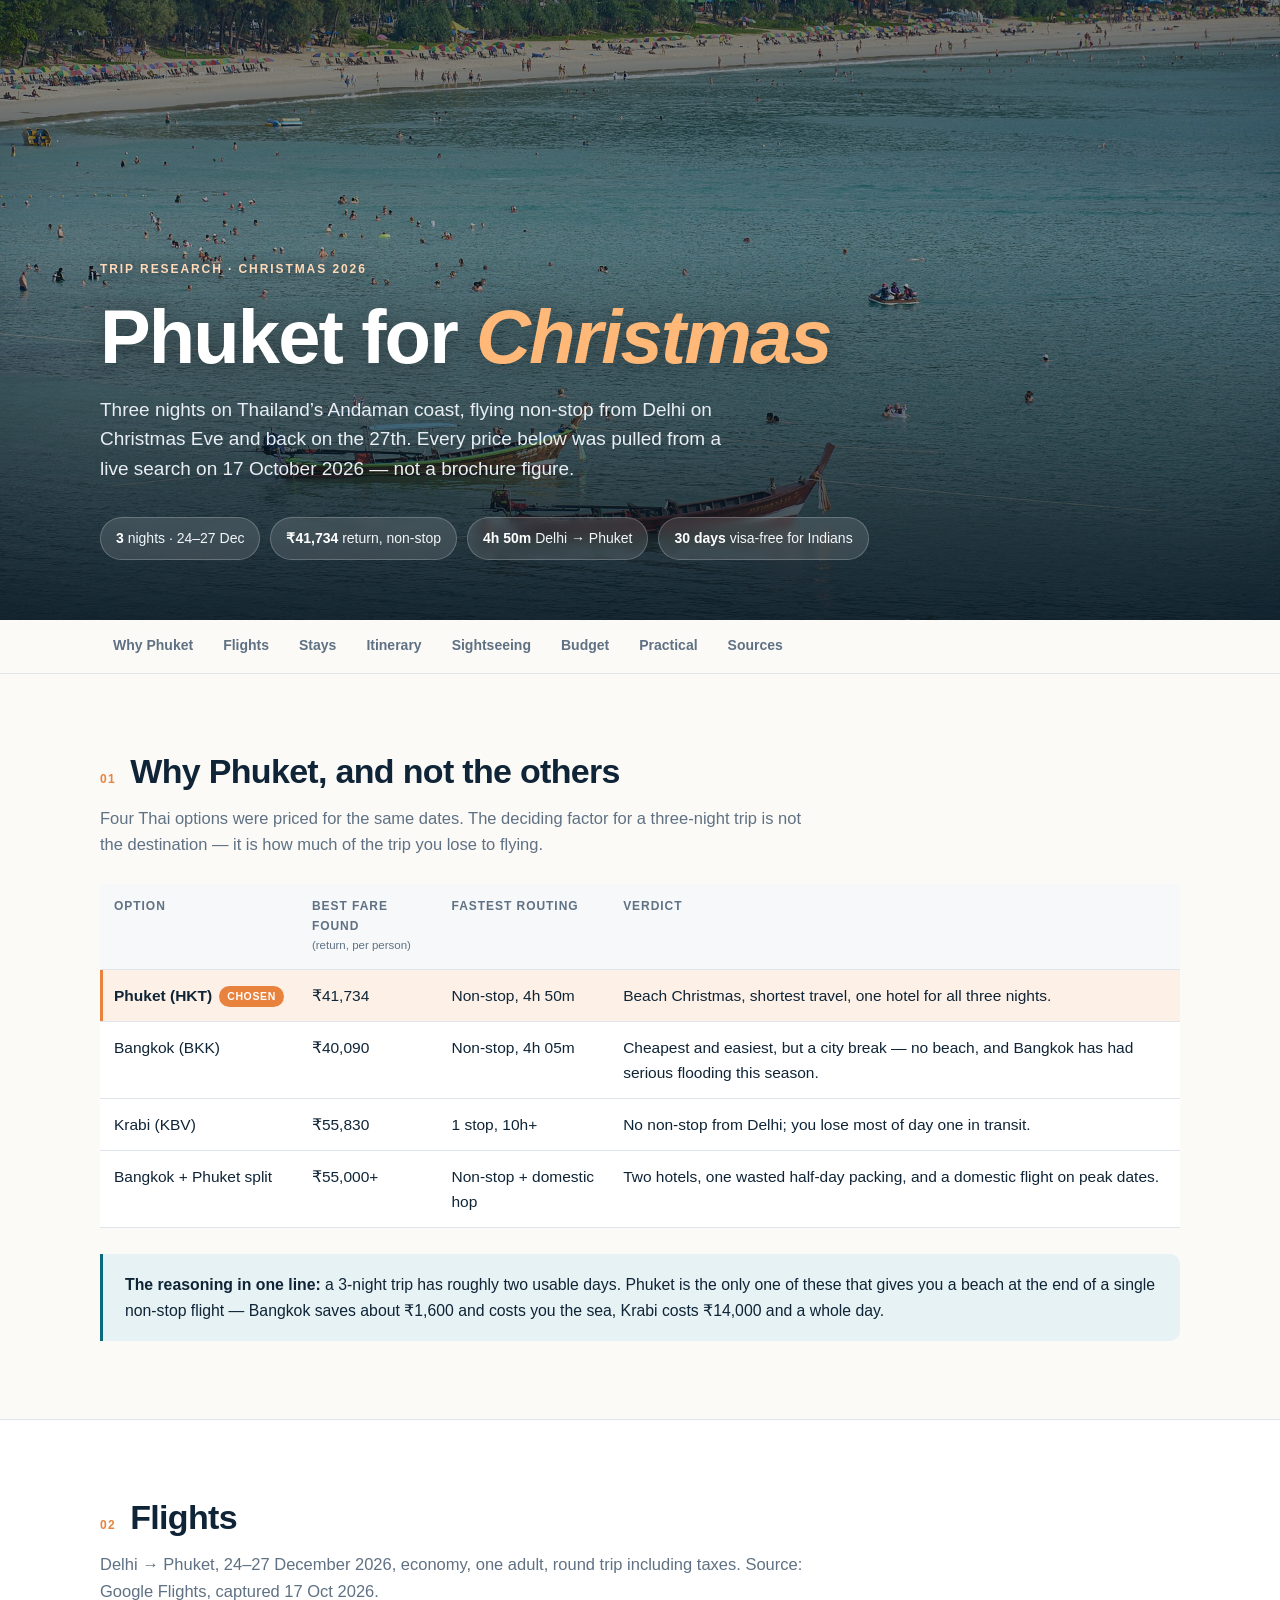
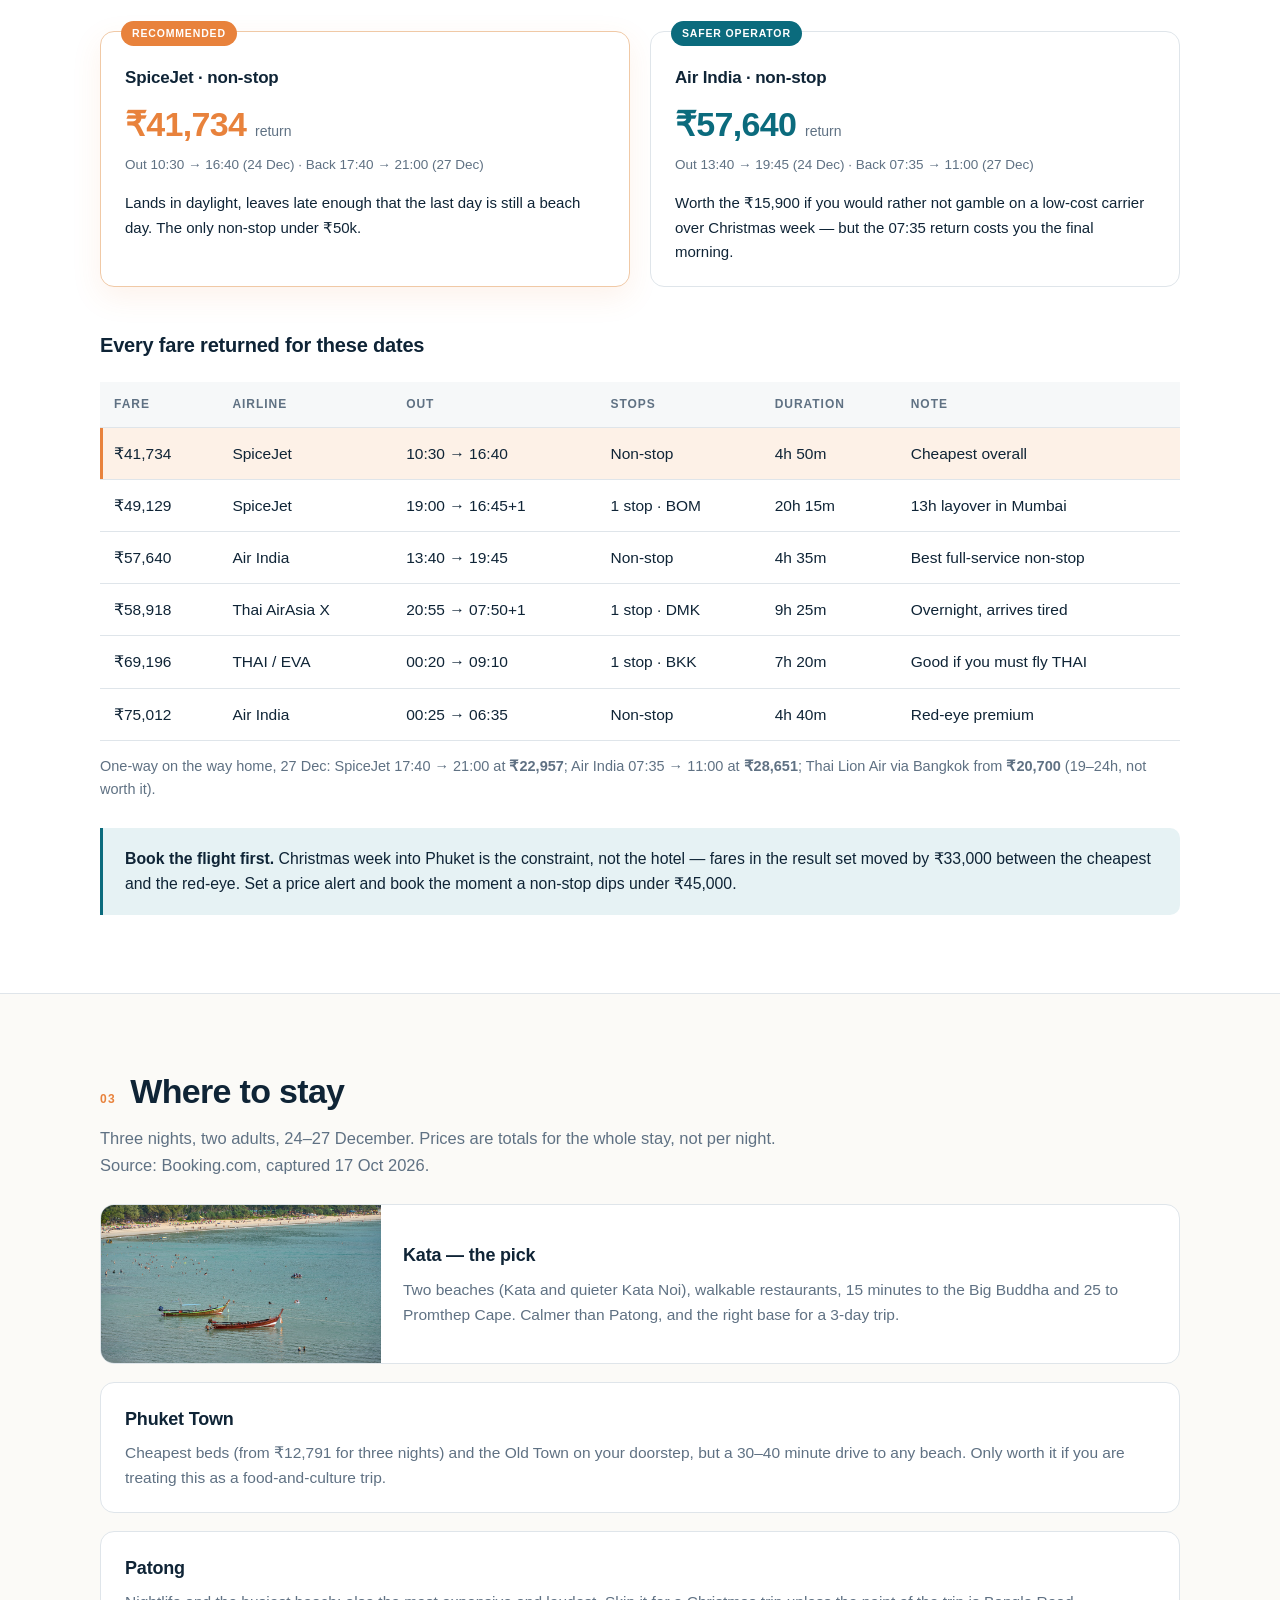
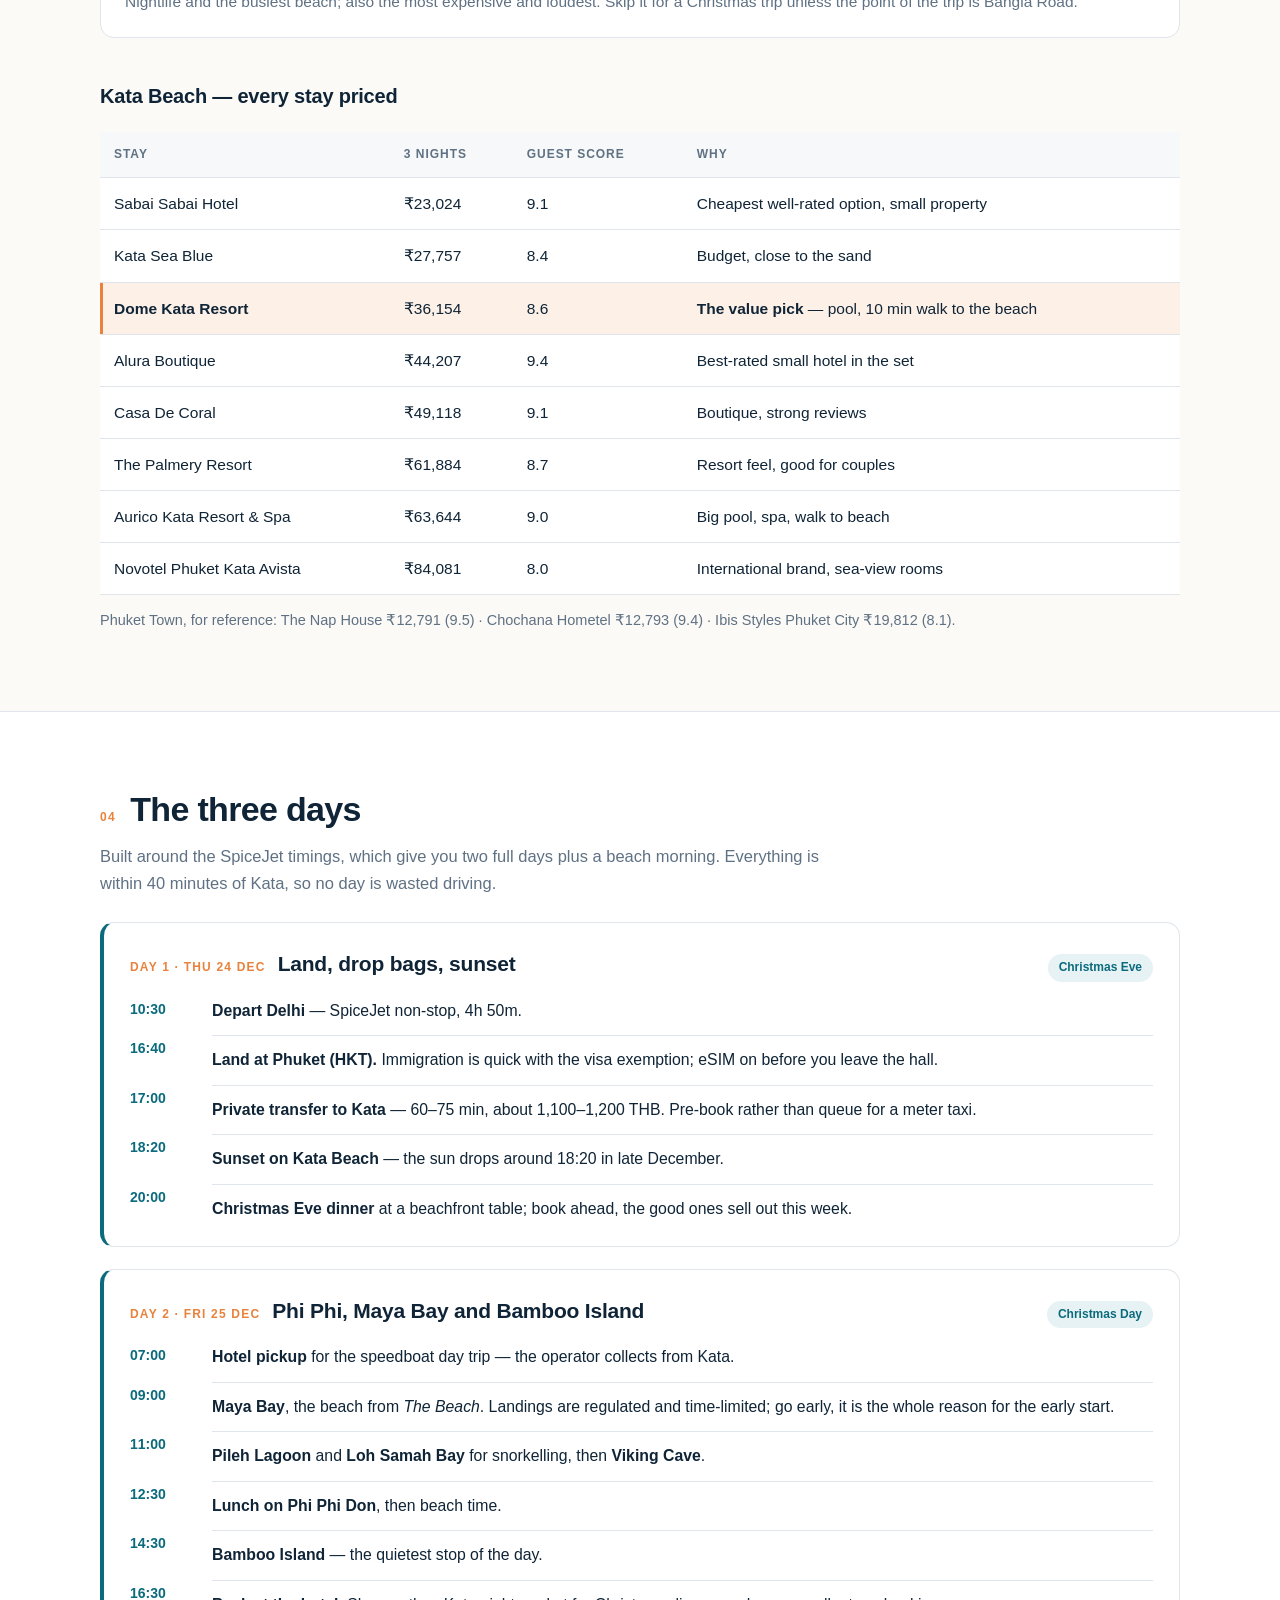
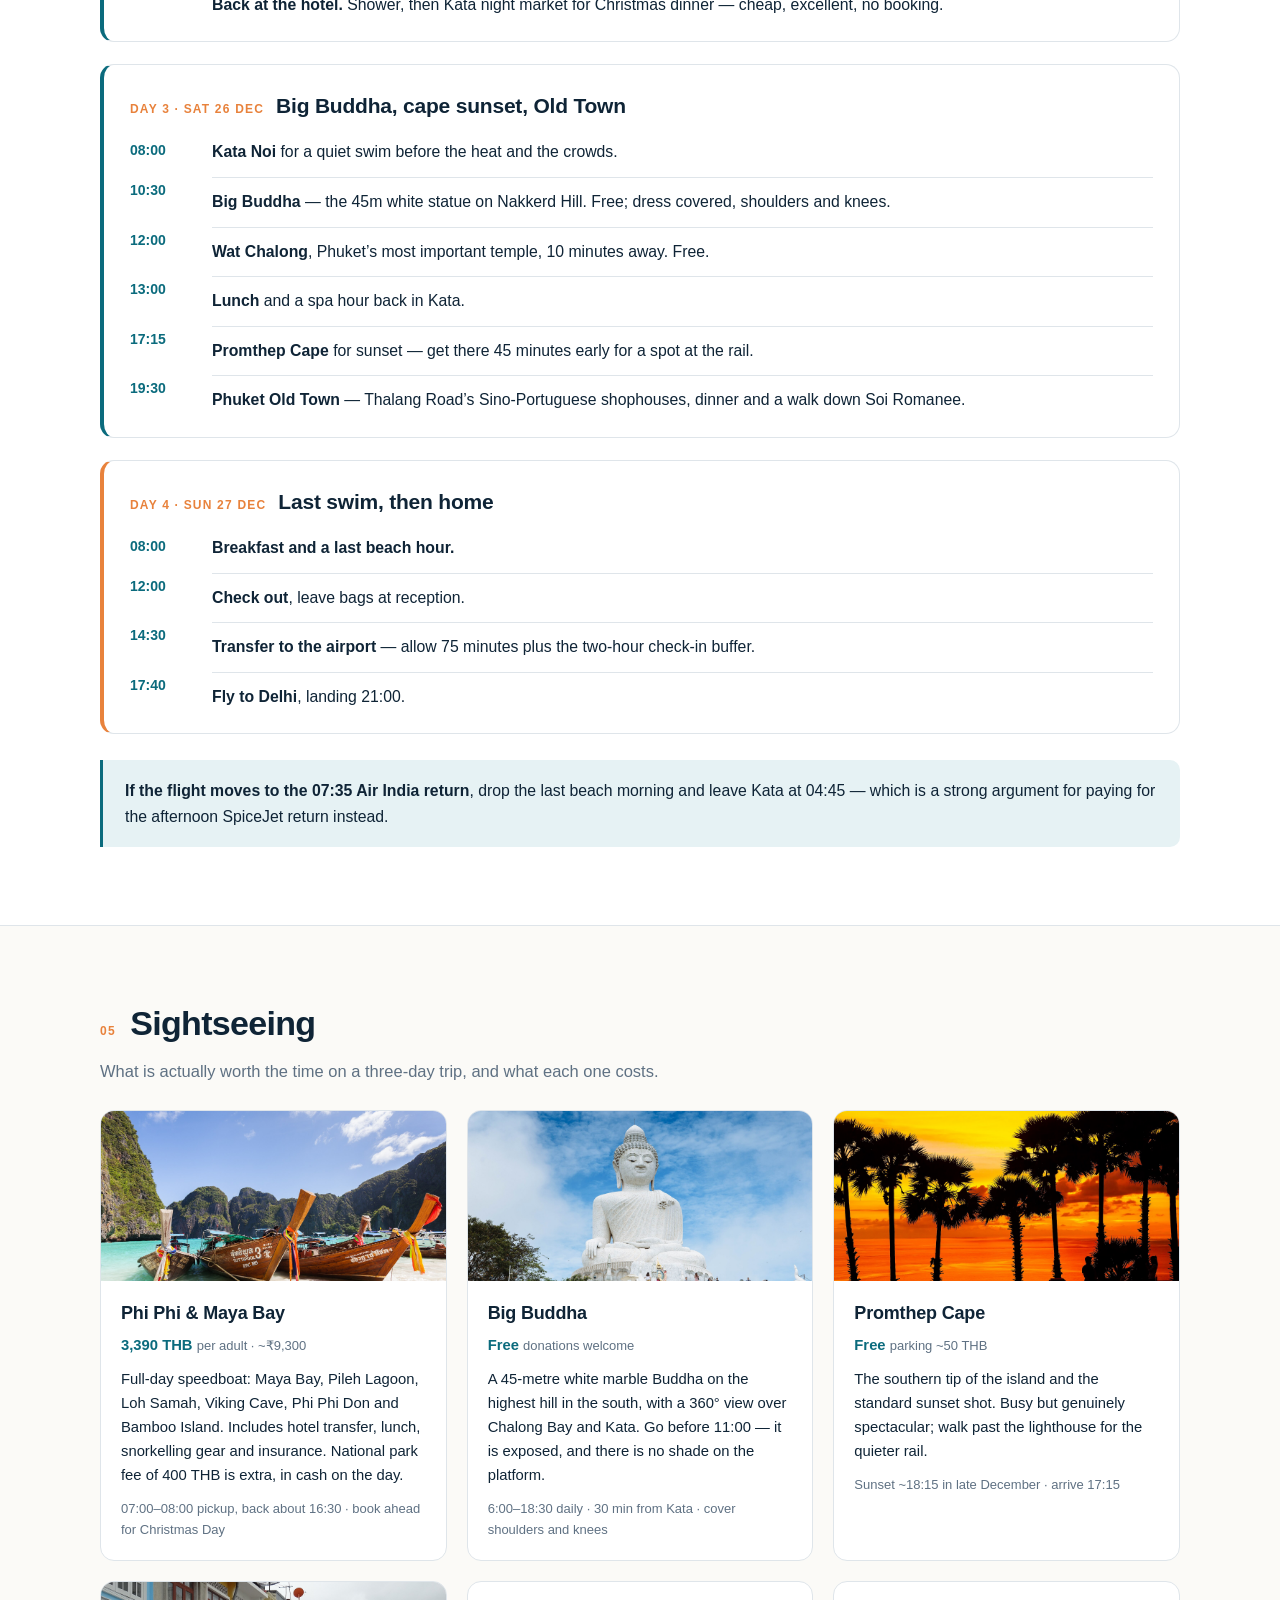
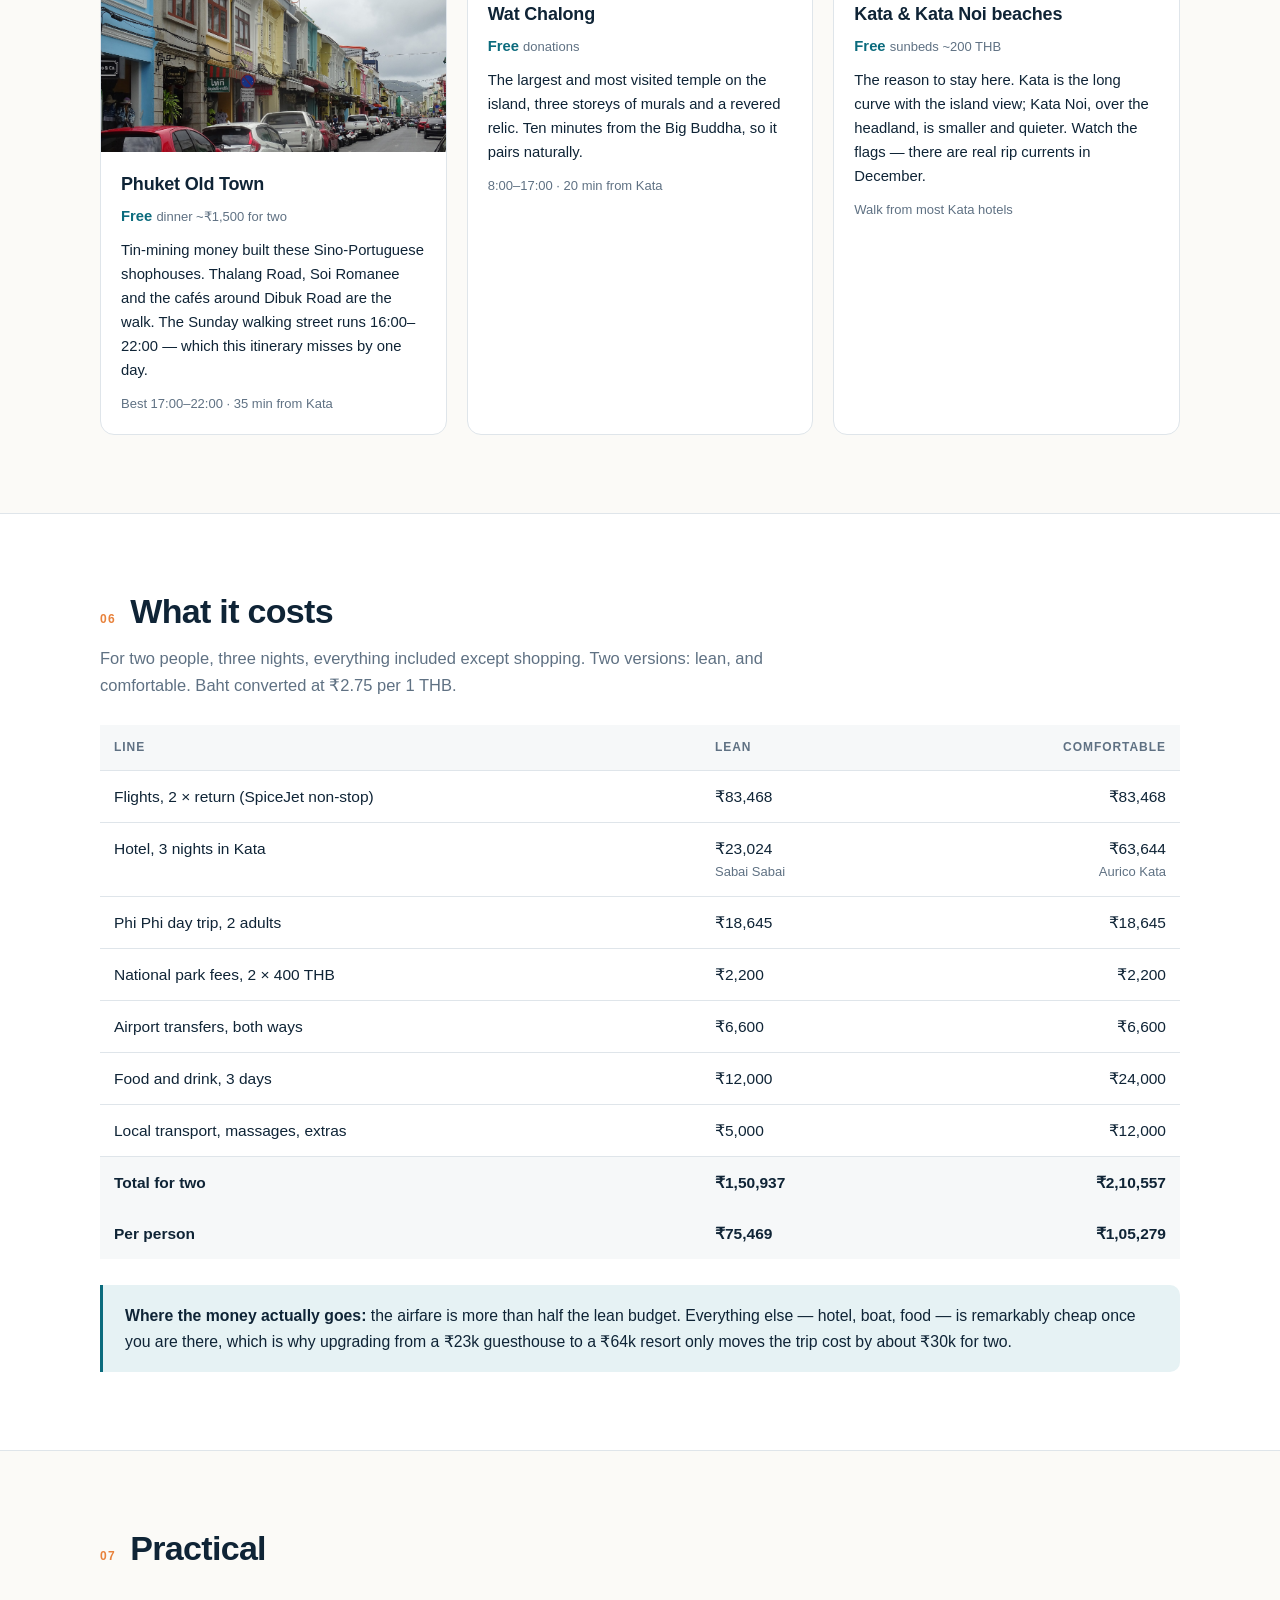
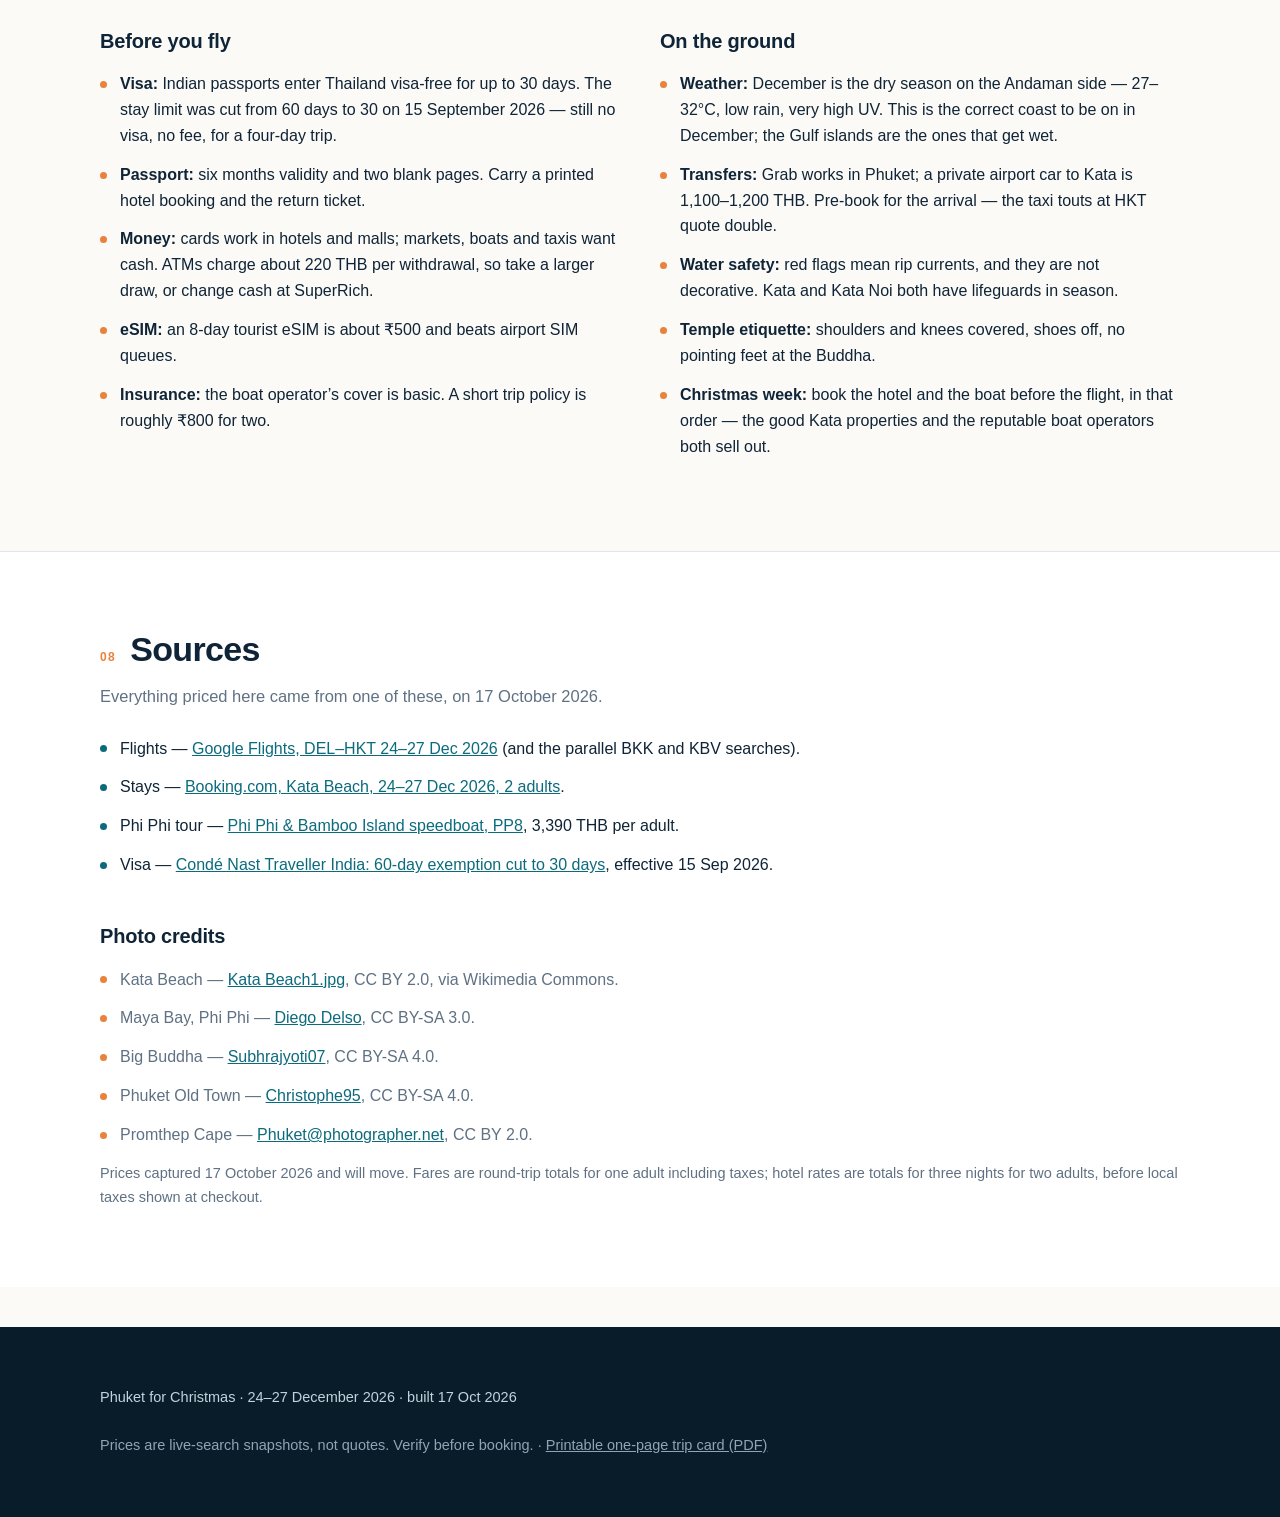
<file: index.html>
<!DOCTYPE html>
<html lang="en">
<head>
<meta charset="utf-8" />
<meta name="viewport" content="width=device-width, initial-scale=1" />
<title>Phuket for Christmas &middot; 24&ndash;27 Dec 2026 &middot; from Delhi</title>
<meta name="description" content="A researched 3-night Phuket Christmas trip from Delhi: live flight and hotel prices, a day-by-day itinerary, sightseeing, a real budget and the practical bits." />
<meta property="og:title" content="Phuket for Christmas — 24–27 Dec 2026, from Delhi" />
<meta property="og:description" content="Non-stop flights from ₹41,734, Kata Beach stays from ₹23,024, a 3-day itinerary and a full budget." />
<meta property="og:image" content="images/hero-kata.jpg" />
<meta property="og:type" content="article" />
<link rel="stylesheet" href="styles.css" />
<link rel="icon" href="data:image/svg+xml,<svg xmlns='http://www.w3.org/2000/svg' viewBox='0 0 100 100'><text y='.9em' font-size='90'>&#127796;</text></svg>" />
</head>
<body>

<header class="hero">
  <div class="hero-media">
    <img src="images/hero-kata.jpg" alt="Kata Beach, Phuket, seen from above with longtail boats in turquoise water" />
  </div>
  <div class="wrap hero-inner">
    <p class="eyebrow">Trip research &middot; Christmas 2026</p>
    <h1>Phuket for <em>Christmas</em></h1>
    <p class="lede">
      Three nights on Thailand&rsquo;s Andaman coast, flying non-stop from Delhi on Christmas Eve and back on the 27th.
      Every price below was pulled from a live search on 17&nbsp;October&nbsp;2026 &mdash; not a brochure figure.
    </p>
    <ul class="facts">
      <li><b>3</b> nights &middot; 24&ndash;27 Dec</li>
      <li><b>&#8377;41,734</b> return, non-stop</li>
      <li><b>4h 50m</b> Delhi &rarr; Phuket</li>
      <li><b>30 days</b> visa-free for Indians</li>
    </ul>
  </div>
</header>

<nav class="toc">
  <div class="wrap">
    <a href="#why">Why Phuket</a>
    <a href="#flights">Flights</a>
    <a href="#stays">Stays</a>
    <a href="#itinerary">Itinerary</a>
    <a href="#sights">Sightseeing</a>
    <a href="#budget">Budget</a>
    <a href="#practical">Practical</a>
    <a href="#sources">Sources</a>
  </div>
</nav>

<main>

<!-- 01 WHY -->
<section id="why">
  <div class="wrap">
    <h2><span class="num">01</span> Why Phuket, and not the others</h2>
    <p class="sec-note">
      Four Thai options were priced for the same dates. The deciding factor for a three-night trip is not the
      destination &mdash; it is how much of the trip you lose to flying.
    </p>

    <div class="table-scroll">
      <table class="compare">
        <thead>
          <tr><th>Option</th><th>Best fare found<br><span>(return, per person)</span></th><th>Fastest routing</th><th>Verdict</th></tr>
        </thead>
        <tbody>
          <tr class="pick">
            <td><b>Phuket (HKT)</b><span class="tag">Chosen</span></td>
            <td>&#8377;41,734</td>
            <td>Non-stop, 4h 50m</td>
            <td>Beach Christmas, shortest travel, one hotel for all three nights.</td>
          </tr>
          <tr>
            <td>Bangkok (BKK)</td>
            <td>&#8377;40,090</td>
            <td>Non-stop, 4h 05m</td>
            <td>Cheapest and easiest, but a city break &mdash; no beach, and Bangkok has had serious flooding this season.</td>
          </tr>
          <tr>
            <td>Krabi (KBV)</td>
            <td>&#8377;55,830</td>
            <td>1 stop, 10h+</td>
            <td>No non-stop from Delhi; you lose most of day one in transit.</td>
          </tr>
          <tr>
            <td>Bangkok + Phuket split</td>
            <td>&#8377;55,000+</td>
            <td>Non-stop + domestic hop</td>
            <td>Two hotels, one wasted half-day packing, and a domestic flight on peak dates.</td>
          </tr>
        </tbody>
      </table>
    </div>

    <div class="callout">
      <b>The reasoning in one line:</b> a 3-night trip has roughly two usable days. Phuket is the only one of these
      that gives you a beach at the end of a single non-stop flight &mdash; Bangkok saves about &#8377;1,600 and costs you the sea,
      Krabi costs &#8377;14,000 and a whole day.
    </div>
  </div>
</section>

<!-- 02 FLIGHTS -->
<section id="flights" class="alt">
  <div class="wrap">
    <h2><span class="num">02</span> Flights</h2>
    <p class="sec-note">
      Delhi &rarr; Phuket, 24&ndash;27 December 2026, economy, one adult, round trip including taxes.
      Source: Google Flights, captured 17 Oct 2026.
    </p>

    <div class="picks">
      <article class="pick-card best">
        <span class="badge">Recommended</span>
        <h3>SpiceJet &middot; non-stop</h3>
        <p class="price">&#8377;41,734 <span>return</span></p>
        <p class="fine">Out 10:30 &rarr; 16:40 (24 Dec) &middot; Back 17:40 &rarr; 21:00 (27 Dec)</p>
        <p>Lands in daylight, leaves late enough that the last day is still a beach day. The only non-stop under &#8377;50k.</p>
      </article>
      <article class="pick-card">
        <span class="badge quiet">Safer operator</span>
        <h3>Air India &middot; non-stop</h3>
        <p class="price">&#8377;57,640 <span>return</span></p>
        <p class="fine">Out 13:40 &rarr; 19:45 (24 Dec) &middot; Back 07:35 &rarr; 11:00 (27 Dec)</p>
        <p>Worth the &#8377;15,900 if you would rather not gamble on a low-cost carrier over Christmas week &mdash; but the 07:35 return costs you the final morning.</p>
      </article>
    </div>

    <h3>Every fare returned for these dates</h3>
    <div class="table-scroll">
      <table>
        <thead>
          <tr><th>Fare</th><th>Airline</th><th>Out</th><th>Stops</th><th>Duration</th><th>Note</th></tr>
        </thead>
        <tbody>
          <tr class="pick"><td>&#8377;41,734</td><td>SpiceJet</td><td>10:30 &rarr; 16:40</td><td>Non-stop</td><td>4h 50m</td><td>Cheapest overall</td></tr>
          <tr><td>&#8377;49,129</td><td>SpiceJet</td><td>19:00 &rarr; 16:45+1</td><td>1 stop &middot; BOM</td><td>20h 15m</td><td>13h layover in Mumbai</td></tr>
          <tr><td>&#8377;57,640</td><td>Air India</td><td>13:40 &rarr; 19:45</td><td>Non-stop</td><td>4h 35m</td><td>Best full-service non-stop</td></tr>
          <tr><td>&#8377;58,918</td><td>Thai AirAsia X</td><td>20:55 &rarr; 07:50+1</td><td>1 stop &middot; DMK</td><td>9h 25m</td><td>Overnight, arrives tired</td></tr>
          <tr><td>&#8377;69,196</td><td>THAI / EVA</td><td>00:20 &rarr; 09:10</td><td>1 stop &middot; BKK</td><td>7h 20m</td><td>Good if you must fly THAI</td></tr>
          <tr><td>&#8377;75,012</td><td>Air India</td><td>00:25 &rarr; 06:35</td><td>Non-stop</td><td>4h 40m</td><td>Red-eye premium</td></tr>
        </tbody>
      </table>
    </div>

    <p class="meta">
      One-way on the way home, 27 Dec: SpiceJet 17:40 &rarr; 21:00 at <b>&#8377;22,957</b>; Air India 07:35 &rarr; 11:00 at
      <b>&#8377;28,651</b>; Thai Lion Air via Bangkok from <b>&#8377;20,700</b> (19&ndash;24h, not worth it).
    </p>

    <div class="callout">
      <b>Book the flight first.</b> Christmas week into Phuket is the constraint, not the hotel &mdash; fares in the
      result set moved by &#8377;33,000 between the cheapest and the red-eye. Set a price alert and book the moment a
      non-stop dips under &#8377;45,000.
    </div>
  </div>
</section>

<!-- 03 STAYS -->
<section id="stays">
  <div class="wrap">
    <h2><span class="num">03</span> Where to stay</h2>
    <p class="sec-note">
      Three nights, two adults, 24&ndash;27 December. Prices are totals for the whole stay, not per night.
      Source: Booking.com, captured 17 Oct 2026.
    </p>

    <div class="areas">
      <article class="area">
        <img src="images/kata-bay.jpg" alt="Kata Beach bay with longtail boats" />
        <div>
          <h3>Kata &mdash; the pick</h3>
          <p>Two beaches (Kata and quieter Kata Noi), walkable restaurants, 15 minutes to the Big Buddha and
            25 to Promthep Cape. Calmer than Patong, and the right base for a 3-day trip.</p>
        </div>
      </article>
      <article class="area">
        <div>
          <h3>Phuket Town</h3>
          <p>Cheapest beds (from &#8377;12,791 for three nights) and the Old Town on your doorstep, but a 30&ndash;40 minute
            drive to any beach. Only worth it if you are treating this as a food-and-culture trip.</p>
        </div>
      </article>
      <article class="area">
        <div>
          <h3>Patong</h3>
          <p>Nightlife and the busiest beach; also the most expensive and loudest. Skip it for a Christmas trip
            unless the point of the trip is Bangla Road.</p>
        </div>
      </article>
    </div>

    <h3>Kata Beach &mdash; every stay priced</h3>
    <div class="table-scroll">
      <table>
        <thead><tr><th>Stay</th><th>3 nights</th><th>Guest score</th><th>Why</th></tr></thead>
        <tbody>
          <tr><td>Sabai Sabai Hotel</td><td>&#8377;23,024</td><td>9.1</td><td>Cheapest well-rated option, small property</td></tr>
          <tr><td>Kata Sea Blue</td><td>&#8377;27,757</td><td>8.4</td><td>Budget, close to the sand</td></tr>
          <tr class="pick"><td><b>Dome Kata Resort</b></td><td>&#8377;36,154</td><td>8.6</td><td><b>The value pick</b> &mdash; pool, 10 min walk to the beach</td></tr>
          <tr><td>Alura Boutique</td><td>&#8377;44,207</td><td>9.4</td><td>Best-rated small hotel in the set</td></tr>
          <tr><td>Casa De Coral</td><td>&#8377;49,118</td><td>9.1</td><td>Boutique, strong reviews</td></tr>
          <tr><td>The Palmery Resort</td><td>&#8377;61,884</td><td>8.7</td><td>Resort feel, good for couples</td></tr>
          <tr><td>Aurico Kata Resort &amp; Spa</td><td>&#8377;63,644</td><td>9.0</td><td>Big pool, spa, walk to beach</td></tr>
          <tr><td>Novotel Phuket Kata Avista</td><td>&#8377;84,081</td><td>8.0</td><td>International brand, sea-view rooms</td></tr>
        </tbody>
      </table>
    </div>
    <p class="meta">
      Phuket Town, for reference: The Nap House &#8377;12,791 (9.5) &middot; Chochana Hometel &#8377;12,793 (9.4) &middot;
      Ibis Styles Phuket City &#8377;19,812 (8.1).
    </p>
  </div>
</section>

<!-- 04 ITINERARY -->
<section id="itinerary" class="alt">
  <div class="wrap">
    <h2><span class="num">04</span> The three days</h2>
    <p class="sec-note">
      Built around the SpiceJet timings, which give you two full days plus a beach morning. Everything is
      within 40 minutes of Kata, so no day is wasted driving.
    </p>

    <ol class="days">
      <li class="day">
        <div class="day-head">
          <span class="dow">Day 1 &middot; Thu 24 Dec</span>
          <h3>Land, drop bags, sunset</h3>
          <span class="pill">Christmas Eve</span>
        </div>
        <ul class="timeline">
          <li><time>10:30</time><div><b>Depart Delhi</b> &mdash; SpiceJet non-stop, 4h 50m.</div></li>
          <li><time>16:40</time><div><b>Land at Phuket (HKT).</b> Immigration is quick with the visa exemption; eSIM on before you leave the hall.</div></li>
          <li><time>17:00</time><div><b>Private transfer to Kata</b> &mdash; 60&ndash;75 min, about 1,100&ndash;1,200 THB. Pre-book rather than queue for a meter taxi.</div></li>
          <li><time>18:20</time><div><b>Sunset on Kata Beach</b> &mdash; the sun drops around 18:20 in late December.</div></li>
          <li><time>20:00</time><div><b>Christmas Eve dinner</b> at a beachfront table; book ahead, the good ones sell out this week.</div></li>
        </ul>
      </li>

      <li class="day">
        <div class="day-head">
          <span class="dow">Day 2 &middot; Fri 25 Dec</span>
          <h3>Phi Phi, Maya Bay and Bamboo Island</h3>
          <span class="pill">Christmas Day</span>
        </div>
        <ul class="timeline">
          <li><time>07:00</time><div><b>Hotel pickup</b> for the speedboat day trip &mdash; the operator collects from Kata.</div></li>
          <li><time>09:00</time><div><b>Maya Bay</b>, the beach from <i>The Beach</i>. Landings are regulated and time-limited; go early, it is the whole reason for the early start.</div></li>
          <li><time>11:00</time><div><b>Pileh Lagoon</b> and <b>Loh Samah Bay</b> for snorkelling, then <b>Viking Cave</b>.</div></li>
          <li><time>12:30</time><div><b>Lunch on Phi Phi Don</b>, then beach time.</div></li>
          <li><time>14:30</time><div><b>Bamboo Island</b> &mdash; the quietest stop of the day.</div></li>
          <li><time>16:30</time><div><b>Back at the hotel.</b> Shower, then Kata night market for Christmas dinner &mdash; cheap, excellent, no booking.</div></li>
        </ul>
      </li>

      <li class="day">
        <div class="day-head">
          <span class="dow">Day 3 &middot; Sat 26 Dec</span>
          <h3>Big Buddha, cape sunset, Old Town</h3>
        </div>
        <ul class="timeline">
          <li><time>08:00</time><div><b>Kata Noi</b> for a quiet swim before the heat and the crowds.</div></li>
          <li><time>10:30</time><div><b>Big Buddha</b> &mdash; the 45m white statue on Nakkerd Hill. Free; dress covered, shoulders and knees.</div></li>
          <li><time>12:00</time><div><b>Wat Chalong</b>, Phuket&rsquo;s most important temple, 10 minutes away. Free.</div></li>
          <li><time>13:00</time><div><b>Lunch</b> and a spa hour back in Kata.</div></li>
          <li><time>17:15</time><div><b>Promthep Cape</b> for sunset &mdash; get there 45 minutes early for a spot at the rail.</div></li>
          <li><time>19:30</time><div><b>Phuket Old Town</b> &mdash; Thalang Road&rsquo;s Sino-Portuguese shophouses, dinner and a walk down Soi Romanee.</div></li>
        </ul>
      </li>

      <li class="day last">
        <div class="day-head">
          <span class="dow">Day 4 &middot; Sun 27 Dec</span>
          <h3>Last swim, then home</h3>
        </div>
        <ul class="timeline">
          <li><time>08:00</time><div><b>Breakfast and a last beach hour.</b></div></li>
          <li><time>12:00</time><div><b>Check out</b>, leave bags at reception.</div></li>
          <li><time>14:30</time><div><b>Transfer to the airport</b> &mdash; allow 75 minutes plus the two-hour check-in buffer.</div></li>
          <li><time>17:40</time><div><b>Fly to Delhi</b>, landing 21:00.</div></li>
        </ul>
      </li>
    </ol>

    <div class="callout">
      <b>If the flight moves to the 07:35 Air India return</b>, drop the last beach morning and leave Kata at 04:45 &mdash;
      which is a strong argument for paying for the afternoon SpiceJet return instead.
    </div>
  </div>
</section>

<!-- 05 SIGHTS -->
<section id="sights">
  <div class="wrap">
    <h2><span class="num">05</span> Sightseeing</h2>
    <p class="sec-note">What is actually worth the time on a three-day trip, and what each one costs.</p>

    <div class="cards">
      <article class="card">
        <img src="images/phi-phi.jpg" alt="Longtail boats at Maya Bay, Phi Phi" />
        <div class="card-body">
          <h3>Phi Phi &amp; Maya Bay</h3>
          <p class="cost">3,390 THB <span>per adult &middot; ~&#8377;9,300</span></p>
          <p>Full-day speedboat: Maya Bay, Pileh Lagoon, Loh Samah, Viking Cave, Phi Phi Don and Bamboo Island.
            Includes hotel transfer, lunch, snorkelling gear and insurance. National park fee of 400 THB is extra,
            in cash on the day.</p>
          <p class="fine">07:00&ndash;08:00 pickup, back about 16:30 &middot; book ahead for Christmas Day</p>
        </div>
      </article>

      <article class="card">
        <img src="images/big-buddha.jpg" alt="The white Big Buddha statue above Phuket" />
        <div class="card-body">
          <h3>Big Buddha</h3>
          <p class="cost">Free <span>donations welcome</span></p>
          <p>A 45-metre white marble Buddha on the highest hill in the south, with a 360&deg; view over Chalong Bay
            and Kata. Go before 11:00 &mdash; it is exposed, and there is no shade on the platform.</p>
          <p class="fine">6:00&ndash;18:30 daily &middot; 30 min from Kata &middot; cover shoulders and knees</p>
        </div>
      </article>

      <article class="card">
        <img src="images/promthep.jpg" alt="Sunset silhouettes at Promthep Cape" />
        <div class="card-body">
          <h3>Promthep Cape</h3>
          <p class="cost">Free <span>parking ~50 THB</span></p>
          <p>The southern tip of the island and the standard sunset shot. Busy but genuinely spectacular;
            walk past the lighthouse for the quieter rail.</p>
          <p class="fine">Sunset ~18:15 in late December &middot; arrive 17:15</p>
        </div>
      </article>

      <article class="card">
        <img src="images/old-town.jpg" alt="Sino-Portuguese shophouses on Thalang Road, Phuket Old Town" />
        <div class="card-body">
          <h3>Phuket Old Town</h3>
          <p class="cost">Free <span>dinner ~&#8377;1,500 for two</span></p>
          <p>Tin-mining money built these Sino-Portuguese shophouses. Thalang Road, Soi Romanee and the
            caf&eacute;s around Dibuk Road are the walk. The Sunday walking street runs 16:00&ndash;22:00 &mdash;
            which this itinerary misses by one day.</p>
          <p class="fine">Best 17:00&ndash;22:00 &middot; 35 min from Kata</p>
        </div>
      </article>

      <article class="card">
        <div class="card-body">
          <h3>Wat Chalong</h3>
          <p class="cost">Free <span>donations</span></p>
          <p>The largest and most visited temple on the island, three storeys of murals and a revered relic.
            Ten minutes from the Big Buddha, so it pairs naturally.</p>
          <p class="fine">8:00&ndash;17:00 &middot; 20 min from Kata</p>
        </div>
      </article>

      <article class="card">
        <div class="card-body">
          <h3>Kata &amp; Kata Noi beaches</h3>
          <p class="cost">Free <span>sunbeds ~200 THB</span></p>
          <p>The reason to stay here. Kata is the long curve with the island view; Kata Noi, over the headland,
            is smaller and quieter. Watch the flags &mdash; there are real rip currents in December.</p>
          <p class="fine">Walk from most Kata hotels</p>
        </div>
      </article>
    </div>
  </div>
</section>

<!-- 06 BUDGET -->
<section id="budget" class="alt">
  <div class="wrap">
    <h2><span class="num">06</span> What it costs</h2>
    <p class="sec-note">
      For two people, three nights, everything included except shopping. Two versions: lean, and comfortable.
      Baht converted at &#8377;2.75 per 1 THB.
    </p>

    <div class="table-scroll">
      <table class="budget">
        <thead><tr><th>Line</th><th>Lean</th><th>Comfortable</th></tr></thead>
        <tbody>
          <tr><td>Flights, 2 &times; return (SpiceJet non-stop)</td><td>&#8377;83,468</td><td>&#8377;83,468</td></tr>
          <tr><td>Hotel, 3 nights in Kata</td><td>&#8377;23,024 <span class="mut">Sabai Sabai</span></td><td>&#8377;63,644 <span class="mut">Aurico Kata</span></td></tr>
          <tr><td>Phi Phi day trip, 2 adults</td><td>&#8377;18,645</td><td>&#8377;18,645</td></tr>
          <tr><td>National park fees, 2 &times; 400 THB</td><td>&#8377;2,200</td><td>&#8377;2,200</td></tr>
          <tr><td>Airport transfers, both ways</td><td>&#8377;6,600</td><td>&#8377;6,600</td></tr>
          <tr><td>Food and drink, 3 days</td><td>&#8377;12,000</td><td>&#8377;24,000</td></tr>
          <tr><td>Local transport, massages, extras</td><td>&#8377;5,000</td><td>&#8377;12,000</td></tr>
          <tr class="total"><td>Total for two</td><td>&#8377;1,50,937</td><td>&#8377;2,10,557</td></tr>
          <tr class="total"><td>Per person</td><td>&#8377;75,469</td><td>&#8377;1,05,279</td></tr>
        </tbody>
      </table>
    </div>

    <div class="callout">
      <b>Where the money actually goes:</b> the airfare is more than half the lean budget. Everything else &mdash;
      hotel, boat, food &mdash; is remarkably cheap once you are there, which is why upgrading from a
      &#8377;23k guesthouse to a &#8377;64k resort only moves the trip cost by about &#8377;30k for two.
    </div>
  </div>
</section>

<!-- 07 PRACTICAL -->
<section id="practical">
  <div class="wrap">
    <h2><span class="num">07</span> Practical</h2>

    <div class="cols">
      <div class="col">
        <h3>Before you fly</h3>
        <ul class="clean">
          <li><b>Visa:</b> Indian passports enter Thailand visa-free for up to 30 days. The stay limit was cut from
            60 days to 30 on 15 September 2026 &mdash; still no visa, no fee, for a four-day trip.</li>
          <li><b>Passport:</b> six months validity and two blank pages. Carry a printed hotel booking and the return ticket.</li>
          <li><b>Money:</b> cards work in hotels and malls; markets, boats and taxis want cash. ATMs charge
            about 220 THB per withdrawal, so take a larger draw, or change cash at SuperRich.</li>
          <li><b>eSIM:</b> an 8-day tourist eSIM is about &#8377;500 and beats airport SIM queues.</li>
          <li><b>Insurance:</b> the boat operator&rsquo;s cover is basic. A short trip policy is roughly &#8377;800 for two.</li>
        </ul>
      </div>
      <div class="col">
        <h3>On the ground</h3>
        <ul class="clean">
          <li><b>Weather:</b> December is the dry season on the Andaman side &mdash; 27&ndash;32&deg;C, low rain, very high UV.
            This is the correct coast to be on in December; the Gulf islands are the ones that get wet.</li>
          <li><b>Transfers:</b> Grab works in Phuket; a private airport car to Kata is 1,100&ndash;1,200 THB. Pre-book for the
            arrival &mdash; the taxi touts at HKT quote double.</li>
          <li><b>Water safety:</b> red flags mean rip currents, and they are not decorative. Kata and Kata Noi both
            have lifeguards in season.</li>
          <li><b>Temple etiquette:</b> shoulders and knees covered, shoes off, no pointing feet at the Buddha.</li>
          <li><b>Christmas week:</b> book the hotel and the boat before the flight, in that order &mdash; the good Kata
            properties and the reputable boat operators both sell out.</li>
        </ul>
      </div>
    </div>
  </div>
</section>

<!-- 08 SOURCES -->
<section id="sources" class="alt">
  <div class="wrap">
    <h2><span class="num">08</span> Sources</h2>
    <p class="sec-note">Everything priced here came from one of these, on 17 October 2026.</p>
    <ul class="clean links">
      <li>Flights &mdash; <a href="https://www.google.com/travel/flights?q=Flights%20to%20HKT%20from%20DEL%20on%202026-12-24%20through%202026-12-27">Google Flights, DEL&ndash;HKT 24&ndash;27 Dec 2026</a> (and the parallel BKK and KBV searches).</li>
      <li>Stays &mdash; <a href="https://www.booking.com/searchresults.html?ss=Kata+Beach%2C+Phuket&checkin=2026-12-24&checkout=2026-12-27&group_adults=2&no_rooms=1&selected_currency=INR">Booking.com, Kata Beach, 24&ndash;27 Dec 2026, 2 adults</a>.</li>
      <li>Phi Phi tour &mdash; <a href="https://lovephukettours.com/phi-phi-island-and-bamboo-island-tour-by-speed-boat">Phi Phi &amp; Bamboo Island speedboat, PP8</a>, 3,390 THB per adult.</li>
      <li>Visa &mdash; <a href="https://www.cntraveller.in/story/indians-can-no-longer-stay-visa-free-in-thailand-for-60-days/">Cond&eacute; Nast Traveller India: 60-day exemption cut to 30 days</a>, effective 15 Sep 2026.</li>
    </ul>

    <h3>Photo credits</h3>
    <ul class="clean credits">
      <li>Kata Beach &mdash; <a href="https://commons.wikimedia.org/wiki/File:Kata_Beach1.jpg">Kata Beach1.jpg</a>, CC BY 2.0, via Wikimedia Commons.</li>
      <li>Maya Bay, Phi Phi &mdash; <a href="https://commons.wikimedia.org/wiki/File:Playa_Maya,_Ko_Phi_Phi,_Tailandia,_2013-08-19,_DD_13.JPG">Diego Delso</a>, CC BY-SA 3.0.</li>
      <li>Big Buddha &mdash; <a href="https://commons.wikimedia.org/wiki/File:The_Big_Buddha,_Phuket.jpg">Subhrajyoti07</a>, CC BY-SA 4.0.</li>
      <li>Phuket Old Town &mdash; <a href="https://commons.wikimedia.org/wiki/File:Thalang_Road,_Old_Phuket_Town.jpg">Christophe95</a>, CC BY-SA 4.0.</li>
      <li>Promthep Cape &mdash; <a href="https://commons.wikimedia.org/wiki/File:Beautiful_Sunset_on_Promthep_Cape,_Phuket_island,_Thailand.jpg">Phuket@photographer.net</a>, CC BY 2.0.</li>
    </ul>

    <p class="meta">
      Prices captured 17 October 2026 and will move. Fares are round-trip totals for one adult including taxes;
      hotel rates are totals for three nights for two adults, before local taxes shown at checkout.
    </p>
  </div>
</section>

</main>

<footer>
  <div class="wrap">
    <p>Phuket for Christmas &middot; 24&ndash;27 December 2026 &middot; built 17 Oct 2026</p>
    <p class="fine">Prices are live-search snapshots, not quotes. Verify before booking.
      &middot; <a href="Thailand-Christmas-Trip-Card.pdf" style="color:#8fa5b5">Printable one-page trip card (PDF)</a></p>
  </div>
</footer>

</body>
</html>
</file>
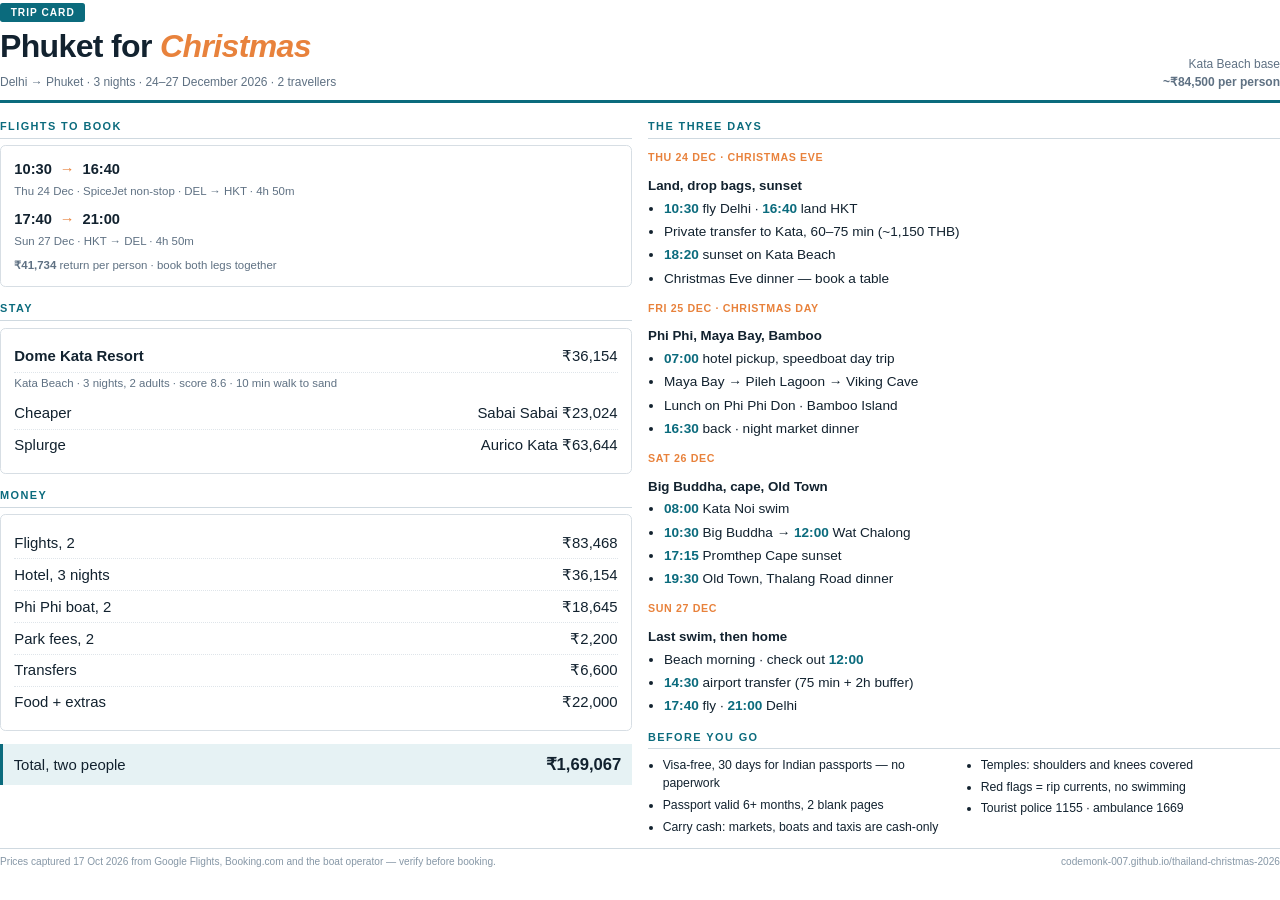
<file: trip-card.html>
<!DOCTYPE html>
<html lang="en">
<head>
<meta charset="utf-8" />
<title>Phuket trip card — 24–27 Dec 2026</title>
<style>
  @page { size: A4; margin: 12mm; }
  * { box-sizing: border-box; }
  body{
    font-family: -apple-system, BlinkMacSystemFont, "Helvetica Neue", Arial, sans-serif;
    color:#12222f; margin:0; font-size:11.2pt; line-height:1.5;
  }
  header{
    border-bottom:2.5pt solid #0b6b7d; padding-bottom:7pt; margin-bottom:11pt;
    display:flex; justify-content:space-between; align-items:flex-end;
  }
  h1{margin:0; font-size:24pt; letter-spacing:-.02em}
  h1 em{color:#e8823c; font-style:italic}
  .sub{font-size:9pt; color:#5f7183; margin:2pt 0 0}
  .badge{
    background:#0b6b7d; color:#fff; font-size:7.6pt; font-weight:700;
    letter-spacing:.1em; text-transform:uppercase; padding:3pt 8pt; border-radius:2pt;
  }
  .cols{display:flex; gap:12pt}
  .col{flex:1}
  h2{
    font-size:8.2pt; letter-spacing:.13em; text-transform:uppercase; color:#0b6b7d;
    margin:0 0 5pt; padding-bottom:2.5pt; border-bottom:.6pt solid #cfd9e0;
  }
  .card{border:.7pt solid #d7dee4; border-radius:4pt; padding:9pt 10pt; margin-bottom:10pt}
  .flight{display:flex; align-items:baseline; gap:6pt; font-size:11pt; font-weight:700}
  .flight .arrow{color:#e8823c}
  .meta{font-size:8.6pt; color:#5f7183; margin:2pt 0 0}
  .row{display:flex; justify-content:space-between; gap:8pt; padding:3.2pt 0; border-bottom:.5pt dotted #dfe5ea}
  .row:last-child{border-bottom:0}
  .row b{font-weight:600}
  .day{margin-bottom:6pt}
  .day h3{margin:0; font-size:10pt}
  .day .when{font-size:8pt; color:#e8823c; font-weight:700; letter-spacing:.06em; text-transform:uppercase}
  .day ul{margin:2pt 0 0; padding-left:12pt}
  .day li{margin-bottom:2.2pt; font-size:10.2pt}
  .t{color:#0b6b7d; font-weight:700; font-variant-numeric:tabular-nums}
  .total{
    background:#e6f2f4; border-left:2.5pt solid #0b6b7d; padding:6pt 8pt;
    display:flex; justify-content:space-between; align-items:center; margin-top:8pt;
  }
  .total b{font-size:12.5pt}
  .fine{font-size:7.8pt; color:#75879a; margin:6pt 0 0}
  .notes{columns:2; column-gap:14pt; font-size:9.2pt; margin:0; padding-left:11pt}
  .notes li{margin-bottom:2.4pt}
  footer{margin-top:9pt; border-top:.6pt solid #cfd9e0; padding-top:4pt; font-size:7.6pt; color:#8697a6;
    display:flex; justify-content:space-between}
</style>
</head>
<body>

<header>
  <div>
    <span class="badge">Trip card</span>
    <h1>Phuket for <em>Christmas</em></h1>
    <p class="sub">Delhi &rarr; Phuket &middot; 3 nights &middot; 24&ndash;27 December 2026 &middot; 2 travellers</p>
  </div>
  <div style="text-align:right">
    <p class="sub" style="margin:0">Kata Beach base</p>
    <p class="sub" style="margin:0"><b>~₹84,500 per person</b></p>
  </div>
</header>

<div class="cols">
  <div class="col">

    <h2>Flights to book</h2>
    <div class="card">
      <div class="flight">10:30 <span class="arrow">&rarr;</span> 16:40</div>
      <p class="meta">Thu 24 Dec &middot; SpiceJet non-stop &middot; DEL &rarr; HKT &middot; 4h 50m</p>
      <div class="flight" style="margin-top:6pt">17:40 <span class="arrow">&rarr;</span> 21:00</div>
      <p class="meta">Sun 27 Dec &middot; HKT &rarr; DEL &middot; 4h 50m</p>
      <p class="meta" style="margin-top:5pt"><b>₹41,734</b> return per person &middot; book both legs together</p>
    </div>

    <h2>Stay</h2>
    <div class="card">
      <div class="row"><b>Dome Kata Resort</b><span>₹36,154</span></div>
      <p class="meta">Kata Beach &middot; 3 nights, 2 adults &middot; score 8.6 &middot; 10 min walk to sand</p>
      <div class="row" style="margin-top:4pt"><span>Cheaper</span><span>Sabai Sabai ₹23,024</span></div>
      <div class="row"><span>Splurge</span><span>Aurico Kata ₹63,644</span></div>
    </div>

    <h2>Money</h2>
    <div class="card">
      <div class="row"><span>Flights, 2</span><span>₹83,468</span></div>
      <div class="row"><span>Hotel, 3 nights</span><span>₹36,154</span></div>
      <div class="row"><span>Phi Phi boat, 2</span><span>₹18,645</span></div>
      <div class="row"><span>Park fees, 2</span><span>₹2,200</span></div>
      <div class="row"><span>Transfers</span><span>₹6,600</span></div>
      <div class="row"><span>Food + extras</span><span>₹22,000</span></div>
    </div>
    <div class="total"><span>Total, two people</span><b>₹1,69,067</b></div>

  </div>

  <div class="col">

    <h2>The three days</h2>

    <div class="day">
      <p class="when">Thu 24 Dec &middot; Christmas Eve</p>
      <h3>Land, drop bags, sunset</h3>
      <ul>
        <li><span class="t">10:30</span> fly Delhi &middot; <span class="t">16:40</span> land HKT</li>
        <li>Private transfer to Kata, 60&ndash;75 min (~1,150 THB)</li>
        <li><span class="t">18:20</span> sunset on Kata Beach</li>
        <li>Christmas Eve dinner &mdash; book a table</li>
      </ul>
    </div>

    <div class="day">
      <p class="when">Fri 25 Dec &middot; Christmas Day</p>
      <h3>Phi Phi, Maya Bay, Bamboo</h3>
      <ul>
        <li><span class="t">07:00</span> hotel pickup, speedboat day trip</li>
        <li>Maya Bay &rarr; Pileh Lagoon &rarr; Viking Cave</li>
        <li>Lunch on Phi Phi Don &middot; Bamboo Island</li>
        <li><span class="t">16:30</span> back &middot; night market dinner</li>
      </ul>
    </div>

    <div class="day">
      <p class="when">Sat 26 Dec</p>
      <h3>Big Buddha, cape, Old Town</h3>
      <ul>
        <li><span class="t">08:00</span> Kata Noi swim</li>
        <li><span class="t">10:30</span> Big Buddha &rarr; <span class="t">12:00</span> Wat Chalong</li>
        <li><span class="t">17:15</span> Promthep Cape sunset</li>
        <li><span class="t">19:30</span> Old Town, Thalang Road dinner</li>
      </ul>
    </div>

    <div class="day">
      <p class="when">Sun 27 Dec</p>
      <h3>Last swim, then home</h3>
      <ul>
        <li>Beach morning &middot; check out <span class="t">12:00</span></li>
        <li><span class="t">14:30</span> airport transfer (75 min + 2h buffer)</li>
        <li><span class="t">17:40</span> fly &middot; <span class="t">21:00</span> Delhi</li>
      </ul>
    </div>

    <h2 style="margin-top:9pt">Before you go</h2>
    <ul class="notes">
      <li>Visa-free, 30 days for Indian passports &mdash; no paperwork</li>
      <li>Passport valid 6+ months, 2 blank pages</li>
      <li>Carry cash: markets, boats and taxis are cash-only</li>
      <li>Temples: shoulders and knees covered</li>
      <li>Red flags = rip currents, no swimming</li>
      <li>Tourist police 1155 &middot; ambulance 1669</li>
    </ul>

  </div>
</div>

<footer>
  <span>Prices captured 17 Oct 2026 from Google Flights, Booking.com and the boat operator &mdash; verify before booking.</span>
  <span>codemonk-007.github.io/thailand-christmas-2026</span>
</footer>

</body>
</html>
</file>
<file: styles.css>
/* Phuket for Christmas — 24–27 Dec 2026 */

:root{
  --ink:#0f2436;
  --deep:#081c2a;
  --sea:#0b6b7d;
  --sea-soft:#e6f2f4;
  --sun:#e8823c;
  --sun-soft:#fdf1e7;
  --paper:#fbfaf7;
  --muted:#5f7183;
  --line:#dfe5ea;
  --radius:14px;
  --wrap:1080px;
}

*{box-sizing:border-box}

html{scroll-behavior:smooth}

body{
  margin:0;
  background:var(--paper);
  color:var(--ink);
  font-family:-apple-system,BlinkMacSystemFont,"Segoe UI",Inter,Helvetica,Arial,sans-serif;
  font-size:17px;
  line-height:1.62;
  -webkit-font-smoothing:antialiased;
}

.wrap{width:min(var(--wrap),calc(100% - 48px));margin:0 auto}

/* ---------- hero ---------- */
.hero{position:relative;color:#fff;overflow:hidden;background:var(--deep)}
.hero-media{position:absolute;inset:0}
.hero-media img{width:100%;height:100%;object-fit:cover;object-position:center 28%}
.hero-media::after{
  content:"";position:absolute;inset:0;
  background:linear-gradient(180deg,rgba(6,22,34,.55) 0%,rgba(6,22,34,.35) 40%,rgba(6,22,34,.88) 100%);
}
.hero-inner{position:relative;padding:120px 0 60px;min-height:clamp(430px,72vh,620px);display:flex;flex-direction:column;justify-content:flex-end;max-width:var(--wrap)}
.eyebrow{
  margin:0 0 18px;font-size:12px;letter-spacing:.16em;text-transform:uppercase;
  color:#ffd9b8;font-weight:600;text-shadow:0 1px 12px rgba(0,0,0,.55);
}
.hero h1{
  margin:0;font-size:clamp(42px,7vw,76px);line-height:1.02;letter-spacing:-.025em;
  font-weight:700;text-shadow:0 2px 24px rgba(0,0,0,.35);
}
.hero h1 em{font-style:italic;color:#ffb877}
.lede{
  margin:20px 0 0;max-width:640px;font-size:19px;line-height:1.55;color:#e8eef3;
}
.facts{
  list-style:none;display:flex;flex-wrap:wrap;gap:10px;margin:34px 0 0;padding:0;
}
.facts li{
  background:rgba(255,255,255,.12);border:1px solid rgba(255,255,255,.22);
  padding:9px 15px;border-radius:999px;font-size:14px;color:#f2f6f9;
  backdrop-filter:blur(4px);
}
.facts b{color:#fff}

/* ---------- nav ---------- */
.toc{
  position:sticky;top:0;z-index:20;background:rgba(251,250,247,.93);
  border-bottom:1px solid var(--line);backdrop-filter:saturate(1.4) blur(10px);
}
.toc .wrap{display:flex;gap:4px;overflow-x:auto;padding:0;scrollbar-width:none}
.toc .wrap::-webkit-scrollbar{display:none}
.toc a{
  display:block;padding:14px 13px;font-size:14px;font-weight:600;color:var(--muted);
  text-decoration:none;white-space:nowrap;border-bottom:2px solid transparent;
}
.toc a:hover{color:var(--sea);border-bottom-color:var(--sea)}

/* ---------- sections ---------- */
main{padding:0 0 40px}
section{padding:78px 0;border-bottom:1px solid var(--line);scroll-margin-top:52px}
section.alt{background:#fff}
section:last-of-type{border-bottom:0}

h2{
  display:flex;align-items:baseline;gap:14px;
  margin:0 0 14px;font-size:clamp(26px,3.4vw,34px);letter-spacing:-.02em;line-height:1.15;
}
h2 .num{
  font-size:12px;letter-spacing:.12em;color:var(--sun);font-weight:700;
  padding-top:2px;font-variant-numeric:tabular-nums;
}
h3{margin:42px 0 14px;font-size:20px;letter-spacing:-.01em}

.sec-note{max-width:720px;margin:0 0 26px;color:var(--muted);font-size:16.5px}

/* ---------- tables ---------- */
.table-scroll{overflow-x:auto;margin:20px 0 8px;-webkit-overflow-scrolling:touch}
table{width:100%;border-collapse:collapse;font-size:15.5px;background:#fff;min-width:560px}
section.alt table{background:#fff}
th,td{padding:13px 14px;text-align:left;border-bottom:1px solid var(--line);vertical-align:top}
th{font-size:12px;letter-spacing:.08em;text-transform:uppercase;color:var(--muted);font-weight:700;background:#f6f8f9}
th span{text-transform:none;letter-spacing:0;font-weight:500;font-size:11.5px}
tr.pick td{background:var(--sun-soft)}
tr.pick td:first-child{box-shadow:inset 3px 0 0 var(--sun)}
.compare td:first-child{white-space:nowrap}
.tag{
  display:inline-block;margin-left:7px;padding:2px 8px;border-radius:999px;
  background:var(--sun);color:#fff;font-size:10.5px;font-weight:700;
  letter-spacing:.06em;text-transform:uppercase;vertical-align:middle;
}
table.budget td:last-child,table.budget th:last-child{text-align:right}
table.budget tr.total td{font-weight:700;background:#f6f8f9;border-bottom:0}
table.budget .mut{display:block;color:var(--muted);font-size:13px;font-weight:400}
.meta{color:var(--muted);font-size:14.5px;margin:14px 0 0}

/* ---------- flight picks ---------- */
.picks{display:grid;grid-template-columns:1fr 1fr;gap:20px;margin:26px 0 8px}
.pick-card{
  position:relative;background:#fff;border:1px solid var(--line);border-radius:var(--radius);
  padding:26px 24px 22px;
}
.pick-card.best{border-color:#f0c9a6;box-shadow:0 10px 30px rgba(232,130,60,.10)}
.badge{
  position:absolute;top:-11px;left:20px;background:var(--sun);color:#fff;
  font-size:10.5px;font-weight:700;letter-spacing:.08em;text-transform:uppercase;
  padding:4px 11px;border-radius:999px;
}
.badge.quiet{background:var(--sea)}
.pick-card h3{margin:6px 0 6px;font-size:17px}
.price{margin:0;font-size:34px;font-weight:700;letter-spacing:-.02em;color:var(--sea)}
.pick-card.best .price{color:var(--sun)}
.price span{font-size:14px;font-weight:500;color:var(--muted);letter-spacing:0}
.pick-card .fine{font-size:13.5px;color:var(--muted);margin:2px 0 10px}
.pick-card p:last-child{margin-bottom:0;font-size:15px}

/* ---------- area strips ---------- */
.areas{display:grid;gap:18px;margin:26px 0 10px}
.area{
  display:grid;grid-template-columns:280px 1fr;gap:22px;align-items:center;
  background:#fff;border:1px solid var(--line);border-radius:var(--radius);overflow:hidden;
}
.area:not(:has(img)){grid-template-columns:1fr;padding:22px 24px}
.area img{width:100%;height:100%;object-fit:cover;display:block;min-height:150px}
.area div{padding:18px 24px 18px 0}
.area:not(:has(img)) div{padding:0}
.area h3{margin:0 0 6px;font-size:18px}
.area p{margin:0;color:var(--muted);font-size:15.5px}

/* ---------- sightseeing cards ---------- */
.cards{display:grid;grid-template-columns:repeat(3,1fr);gap:20px;margin-top:26px}
.card{
  background:#fff;border:1px solid var(--line);border-radius:var(--radius);overflow:hidden;
  display:flex;flex-direction:column;
}
.card img{width:100%;height:170px;object-fit:cover;display:block}
.card-body{padding:18px 20px 20px;flex:1}
.card h3{margin:0 0 6px;font-size:18px}
.cost{
  margin:0 0 10px;font-weight:700;color:var(--sea);font-size:15px;
}
.cost span{font-weight:500;color:var(--muted);font-size:13px}
.card p{font-size:14.8px;margin:0 0 10px}
.card .fine{font-size:13px;color:var(--muted);margin:0}

/* ---------- itinerary ---------- */
.days{list-style:none;margin:26px 0 0;padding:0;display:grid;gap:22px}
.day{
  background:#fff;border:1px solid var(--line);border-radius:var(--radius);
  padding:24px 26px 8px;border-left:4px solid var(--sea);
}
.day.last{border-left-color:var(--sun)}
.day-head{display:flex;flex-wrap:wrap;align-items:baseline;gap:12px;margin-bottom:6px}
.dow{font-size:12px;font-weight:700;letter-spacing:.1em;text-transform:uppercase;color:var(--sun)}
.day-head h3{margin:0;font-size:21px}
.pill{
  margin-left:auto;background:var(--sea-soft);color:var(--sea);
  font-size:12px;font-weight:700;padding:4px 11px;border-radius:999px;
}
.timeline{list-style:none;margin:14px 0 16px;padding:0;display:grid;gap:12px}
.timeline li{display:grid;grid-template-columns:66px 1fr;gap:16px;align-items:start}
.timeline time{
  font-variant-numeric:tabular-nums;font-weight:700;font-size:14px;color:var(--sea);
  padding-top:2px;
}
.timeline div{font-size:15.8px;border-top:1px solid var(--line);padding-top:11px}
.timeline li:first-child div{border-top:0;padding-top:2px}

/* ---------- practical ---------- */
.cols{display:grid;grid-template-columns:1fr 1fr;gap:40px}
ul.clean{list-style:none;margin:0;padding:0}
ul.clean li{
  position:relative;padding-left:20px;margin-bottom:13px;font-size:16px;
}
ul.clean li::before{
  content:"";position:absolute;left:0;top:.62em;width:7px;height:7px;border-radius:50%;
  background:var(--sun);
}
ul.links li::before{background:var(--sea)}
ul.clean a{color:var(--sea)}
.credits li{font-size:14.5px;color:var(--muted)}

/* ---------- callout ---------- */
.callout{
  margin:26px 0 0;padding:18px 22px;background:var(--sea-soft);
  border-left:3px solid var(--sea);border-radius:0 10px 10px 0;font-size:15.8px;
}

/* ---------- footer ---------- */
footer{padding:44px 0 60px;background:var(--deep);color:#c3d2dd;font-size:14.5px}
footer .wrap{display:flex;flex-wrap:wrap;justify-content:space-between;gap:10px}
footer .fine{color:#8fa5b5;margin:0}

/* ---------- responsive ---------- */
@media (max-width:860px){
  body{font-size:16px}
  .picks,.cards,.cols{grid-template-columns:1fr}
  .area{grid-template-columns:1fr}
  .area img{height:190px}
  .area div{padding:16px 20px 20px}
  .hero-inner{padding:80px 0 44px}
  section{padding:58px 0}
  .timeline li{grid-template-columns:56px 1fr;gap:12px}
}
</file>
